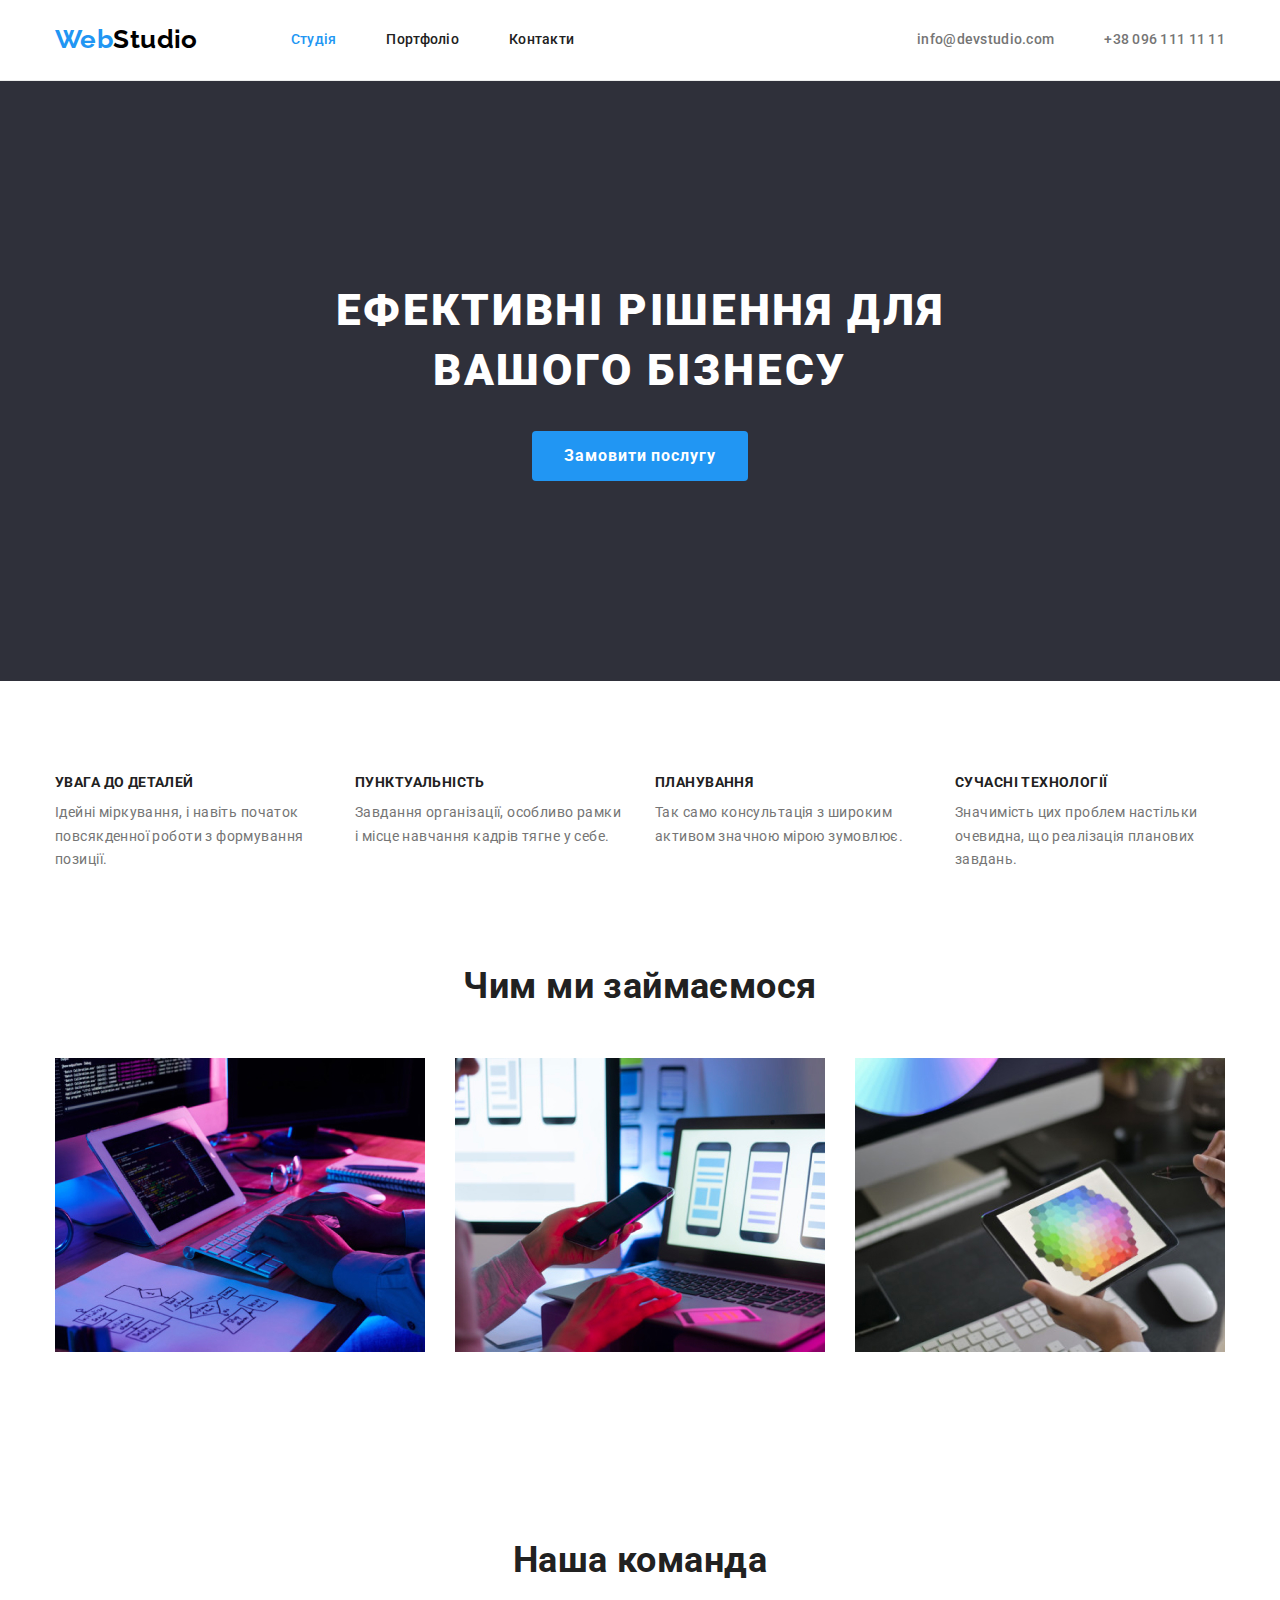
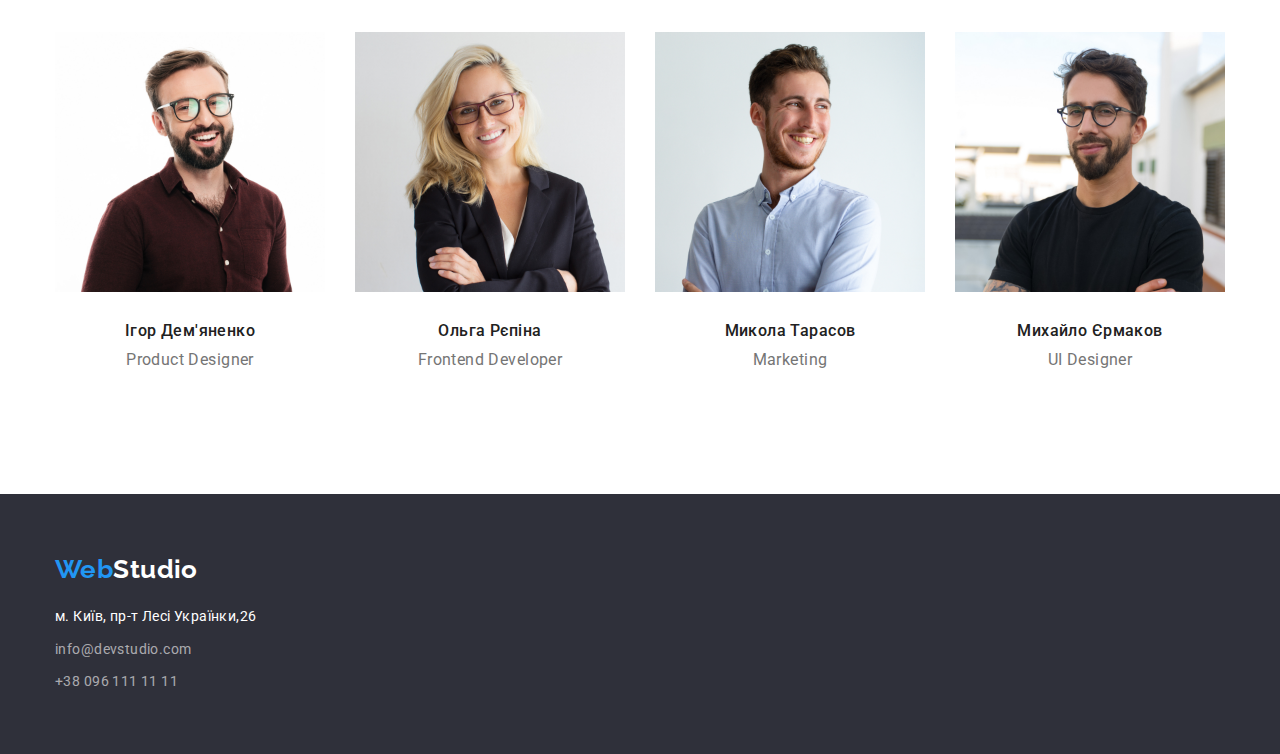
<file: index.html>
<!DOCTYPE html>
<html lang="uk">
<head>
    <meta charset="UTF-8">
    <meta http-equiv="X-UA-Compatible" content="IE=edge">
    <meta name="viewport" content="width=device-width, initial-scale=1.0">
    <title>hw-03</title>
    <link rel="preconnect" href="https://fonts.googleapis.com">
    <link rel="preconnect" href="https://fonts.gstatic.com" crossorigin>
    <link href="https://fonts.googleapis.com/css2?family=Raleway:wght@700&family=Roboto:wght@400;500;700;900&display=swap"
        rel="stylesheet">
    <link rel="stylesheet" href="https://cdnjs.cloudflare.com/ajax/libs/modern-normalize/1.1.0/modern-normalize.min.css">
    <link rel="stylesheet" href="./css/styles.css">
</head>
<body> 
    <!-- heder--> 
    <header class="header">
        <div class="header-box conteiner">
            <a href="..." class="logo logo-height link"><span class="logo-blue">Web</span><span class="logo-black">Studio</span></a>
            
            <nav>
                <ul class="nav list">
                    <li class="item"><a href="." class="link current link-header">Студія</a></li>
                    <li class="item"><a href="./portfolio.html" class="link link-header">Портфоліо</a></li>
                    <li class="item"><a href="..." class="link link-header">Контакти</a></li>
                </ul>
            </nav>
            
            <ul class="contakt list">
                <li class="contakt-item"><a href="info@devstudio.com" class="heder-contact link-header link">info@devstudio.com</a></li>
                <li class="contakt-item"><a href="tel:to+380961111111" class="heder-contact link-header link">+38 096 111 11 11</a></li>
            </ul>
        </div>  
    </header>
    <!--унікальний контент-->
    <main>
        <!-- hero -->
        <section class="hero section ">
           <div class="hiero-box conteiner">
             <h1 class="hero-title">Ефективні рішення для вашого бізнесу</h1>
            <button class="button">Замовити послугу</button>
           </div>
        </section>
        <!-- section -->
                <section class="section">
                    <div class="conteiner">
                        <h2 class="visually-hidden ">Критерії</h2>
                     <ul class="list box">
                        <li class="section-item">
                            <h3 class="section-title">УВАГА ДО ДЕТАЛЕЙ</h3>
                            <p class="section-text">Ідейні міркування, і навіть початок повсякденної роботи з формування позиції.
                            </p>
                        </li>
                        <li class="section-item">
                            <h3 class="section-title">ПУНКТУАЛЬНІСТЬ</h3>
                            <p class="section-text">Завдання організації, особливо рамки і місце навчання кадрів тягне у себе.</p>
                        </li>
                        <li class="section-item">
                            <h3 class="section-title">ПЛАНУВАННЯ</h3>
                            <p class="section-text">Так само консультація з широким активом значною мірою зумовлює.</p>
                        </li>
                        <li class="section-item">
                            <h3 class="section-title">СУЧАСНІ ТЕХНОЛОГІЇ</h3>
                            <p class="section-text">Значимість цих проблем настільки очевидна, що реалізація планових завдань.</p>
                        </li>
                    </ul>
                </div>
                </section>
        <!-- work -->
        <section class="section work-padding">
            <div class="conteiner">
                <h2 class="work-title">Чим ми займаємося</h2>
                <ul class="list work-box">
                    <li class="work-item"><img src="images/box1.jpg" width="370" alt="праця за комп'ютером"></li>
                    <li class="work-item"><img src="images/img.jpg" width="370"
                            alt="робота за комп'ютером людина тримає в руках телефон і сидить за комп'ютером"></li>
                    <li class="work-item"><img src="images/img(1).jpg" width="370" alt="планшет в руках"></li>
                </ul>
            </div>
        </section>
        <!-- team -->
        <section class="section team">
            <div class="conteiner">
                <h2 class="team-title">Наша команда</h2>
                <ul class="list team-box">
                    <li class="team-item">
                        <img src="images/img3.jpg" width="270" alt="чоловік у коричневій сорочці">
                        <div class="team-list">
                            <h3 class="subtitle-team">Ігор Дем'яненко</h3>
                            <p class="subtitle-text">Product Designer</p>
                        </div>
                    </li>
                
                    <li class="team-item">
                        <img src="images/4.jpg" width="270" alt="усміхнена жінка в блакитній куртці">
                        <div class="team-list">
                            <h3 class="subtitle-team">Ольга Рєпіна</h3>
                            <p class="subtitle-text">Frontend Developer</p>
                        </div>
                    </li>
                    <li class="team-item">
                        <img src="images/5.jpg" width="270" alt="усміхнений чоловік у білій сорочці">
                        <div class="team-list">
                            <h3 class="subtitle-team">Микола Тарасов</h3>
                            <p class="subtitle-text">Marketing</p>
                        </div>
                    </li>
                    <li class="team-item">
                        <img src="images/6.jpg" width="270" alt="чоловік в окулярах і чорній футболці">
                        <div class="team-list">
                            <h3 class="subtitle-team">Михайло Єрмаков</h3>
                            <p class="subtitle-text">UI Designer</p>
                        </div>
                    </li>
                </ul>
            </div>
        </section>
    </main>
    <!--футер -->
  
    <footer class="footer footer-box">
        <div class="conteiner">
        <a href="..." class="logo logo-footer link"><span class="logo-blue">Web</span><span class="logo-white">Studio</span></a>
        <address class="address footer">
            <ul class="footer-list list">
                <li class="footer-items"><a href="м.Київ,пр-тЛесіУкраїнки,26" class="footer link">м. Київ, пр-т Лесі Українки,26</a></li>
                <li class="footer-items"><a href="info@devstudio.com" class="contact-footer link">info@devstudio.com</a></li>
                <li class="tel"><a href="tel:to+380961111111" class="contact-footer link">+38 096 111 11 11</a></li>
            </ul>
        </address>
        <!-- <ul class="list">
                <li><a href="" aria-label="посилання на facebook" class="link">facebook</a></li>
                <li><a href="" aria-label="посилання на twitter" class="link">twitter</a></li>
                <li><a href="" aria-label="посилання на instagram" class="link">instagram</a></li>
                <li><a href="" aria-label=" посилання на linkedin" class="link">linkedin</a></li>
        
            </ul> -->
            </div>
    </footer>
   

</body>
</html>
</file>
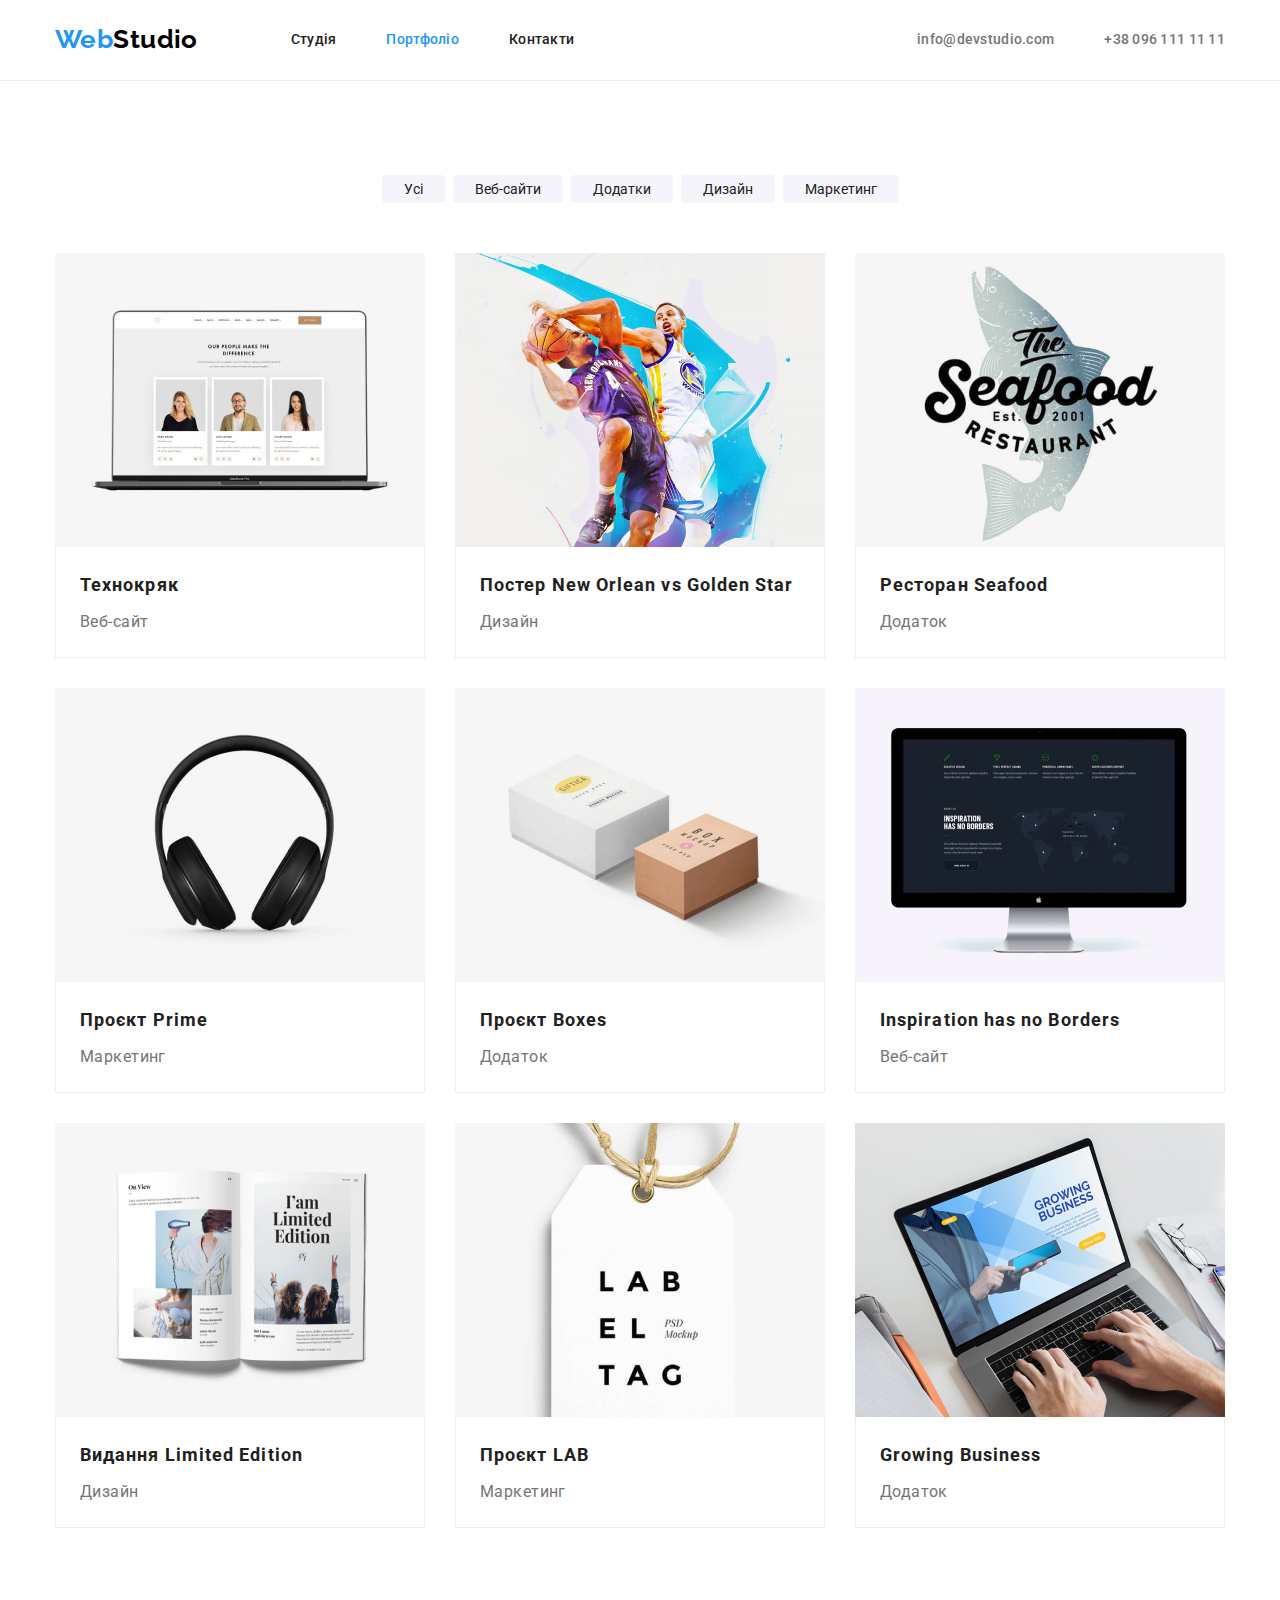
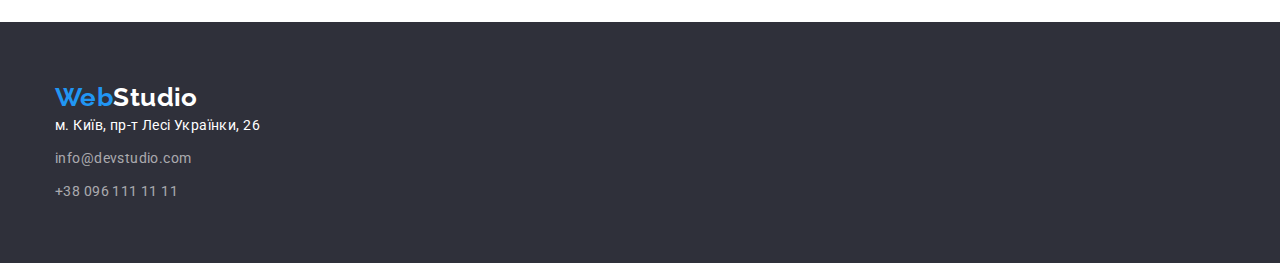
<file: portfolio.html>
<!DOCTYPE html>
<html lang="uk">

<head>
    <meta charset="UTF-8">
    <meta http-equiv="X-UA-Compatible" content="IE=edge">
    <meta name="viewport" content="width=device-width, initial-scale=1.0">
    <title>hw-03</title>
    <link rel="preconnect" href="https://fonts.googleapis.com">
    <link rel="preconnect" href="https://fonts.gstatic.com" crossorigin>
    <link href="https://fonts.googleapis.com/css2?family=Raleway:wght@700&family=Roboto:wght@400;500;700;900&display=swap"
        rel="stylesheet">
    <link rel="stylesheet" href="https://cdnjs.cloudflare.com/ajax/libs/modern-normalize/1.1.0/modern-normalize.min.css">
    <link rel="stylesheet" href="./css/styles.css">
</head>

<body>
    <!-- шапка-->
        <header class="header">
           <div class="header-box conteiner">
            <a href="..." class="logo logo-height link"><span class="logo-blue">Web</span><span class="logo-black">Studio</span></a>
            <nav>
                <ul class="nav list">
                    <li class="item"><a href="./index.html" class="link link-header">Студія</a></li>
                    <li class="item"><a href="./portfolio.html" class="link current link-header">Портфоліо</a></li>
                    <li class="item"><a href="..." class="link link-header">Контакти</a></li>
                </ul>
            </nav>
        <ul class="contakt list">
            <li class="contakt-item"><a href="info@devstudio.com" class="heder-contact link-header link">info@devstudio.com</a></li>
            <li class="contakt-item"><a href="tel:to+380961111111" class="heder-contact link-header link">+38 096 111 11 11</a></li>
        </ul>
           </div>
        </header>
    <!--унікальний контент-->
    <main>
       <section class="section">
        <h1 class="visually-hidden ">
            фільтер
        </h1>
       <div class="conteiner">
        <ul class="list button-box">
            <li class="button-item"><button class="button-secondary">Усі</button></li>
            <li class="button-item"><button class="button-secondary">Веб-сайти</button></li>
            <li class="button-item"><button class="button-secondary">Додатки</button></li>
            <li class="button-item"><button class="button-secondary">Дизайн</button></li>
            <li class="button-item"><button class="button-secondary">Маркетинг</button></li>
        </ul>
       </div>
        <div class="conteiner">
            <h2 class="visually-hidden ">галарея робіт</h2>
            <ul class="list gallery">
                <li class="gallery-item">
                    <img src="./images/a.jpg" width="370" alt="ноутбук з відображенням інтернет сторінки">
                    <div class="gallery-box">
                        <h3 class="title">Технокряк</h3>
                        <p class="gallery-text">Веб-сайт</p>
                    </div>
            
                </li>
                <li class="gallery-item"><img src="./images/img-b.jpg" width="370" alt="два баскетболіста в боротьбі за м'яч">
                    <div class="gallery-box">
                        <h3 class="title">Постер New Orlean vs Golden Star</h3>
                        <p class="gallery-text">Дизайн</p>
                    </div>
            
                </li>
            
                <li class="gallery-item"><img src="./images/img-c.jpg" width="370" alt="зображення з рибою ">
                    <div class="gallery-box">
                        <h3 class="title">Ресторан Seafood</h3>
                        <p class="gallery-text">Додаток</p>
                    </div>
            
                </li>
                <li class="gallery-item"> <img src="./images/img-d.jpg" width="370" alt="слухавки">
                    <div class="gallery-box">
                        <h3 class="title">Проєкт Prime</h3>
                        <p class="gallery-text">Маркетинг</p>
                    </div>
            
                </li>
                <li class="gallery-item"><img src="./images/img-f.jpg" width="370" alt="дві коробки">
                    <div class="gallery-box">
                        <h3 class="title">Проєкт Boxes</h3>
                        <p class="gallery-text">Додаток</p>
                    </div>
            
                </li>
                <li class="gallery-item"><img src="./images/img-i.jpg" width="370" alt="монітор">
                    <div class="gallery-box">
                        <h3 class="title">Inspiration has no Borders</h3>
                        <p class="gallery-text">Веб-сайт</p>
                    </div>
            
                </li>
                <li class="gallery-item"><img src="./images/img-g.jpg" width="370" alt="розгорнута книга з контекстом">
                    <div class="gallery-box">
                        <h3 class="title">Видання Limited Edition</h3>
                        <p class="gallery-text">Дизайн</p>
                    </div>
            
                </li>
                <li class="gallery-item"><img src="./images/img-j.jpg" width="370" alt="бірка з написом">
                    <div class="gallery-box">
                        <h3 class="title">Проєкт LAB</h3>
                        <p class="gallery-text">Маркетинг</p>
                    </div>
            
                </li>
                <li class="gallery-item"><img src="./images/img-k.jpg" width="370" alt="ноутбук з розміщеними на клавіатурі руками">
                    <div class="gallery-box">
                        <h3 class="title">Growing Business</h3>
                        <p class="gallery-text">Додаток</p>
                    </div>
            
                </li>
            </ul>
        </div>
       
       </section>
    </main>
    <!--футер -->
    <footer class="footer footer-box">
        <div class="conteiner">
            <a href="..." class="logo link"><span class="logo-blue">Web</span><span class="logo-white">Studio</span></a>
            <address class="address footer">
                <div class="addres-box">
                    <ul class="footer-list list">
                        <li class="footer-items"><a href="м.Київ,пр-тЛесіУкраїнки,26" class="footer link">м. Київ, пр-т Лесі Українки, 26</a></li>
                        <li class="footer-items"><a href="info@devstudio.com" class="contact-footer link">info@devstudio.com</a>
                        </li>
                        <li class="tel"><a href="tel:to+380961111111" class="contact-footer link">+38 096 111 11 11</a></li>
                    </ul>
                </div>
            </address>
            <!-- <ul class="list">
                    <li><a href="" aria-label="посилання на facebook" class="link">facebook</a></li>
                    <li><a href="" aria-label="посилання на twitter" class="link">twitter</a></li>
                    <li><a href="" aria-label="посилання на instagram" class="link">instagram</a></li>
                    <li><a href="" aria-label=" посилання на linkedin" class="link">linkedin</a></li>
            
                </ul> -->
        </div>
    </footer>
    </body>
    
    </html>
</file>
<file: css/styles.css>
:root{
    --pramary-text-color: #212121;
    --secondary-text-color:#757575;
    --accent-text-color:#2196F3;
    --white-text-color:#FFFFFF;
    --web-info-color: rgba(255, 255, 255, 0.6);
    --logo-text-color: #000000;
    --hero-background-color:#2F303A;
    --button-background: #F5F4FA;
}

.list {
    list-style: none;
    
}
.link{
   text-decoration: none;}

   h1,h2,h3,p,ul{
    margin-bottom: 0;
    margin-top: 0;
    padding-left: 0px;
   }

   img {
       display: block;
       max-width: 100%;
       height: auto;
   }
  

/* основний колір #212121; */
/* другорядний колір  #757575; */
/* акцент #2196F3; */
/* білий #FFFFFF; */
body{
    font-size: 14px;
    letter-spacing: 0.03em;
    font-family: Roboto, sans-serif;

    background: var(--white-text-color); 
    color: var(--pramary-text-color);

}

/* logo */

.logo-box{
    display: flex;
}

.logo-height{
    display: block;

    padding-top: 24px;
    padding-bottom: 25px;
}

.logo{
    margin-right: 93px;

    font-family: 'Raleway',sans-serif;
    font-weight: 700;
    font-size: 26px;
    line-height: 1.19;
}

.logo-footer{
    display: inline-block;

    margin-right: 0;
    margin-bottom: 20px;

}

.logo-blue{
    color: var(--accent-text-color);

}

.logo-black{

        color:var(--logo-text-color)
}
.logo-white{
        display: inline-block;
        color: var(--white-text-color);
    
}


/* nav */



.nav{
        display: flex;    

        font-weight: 500;
        font-size: 14px;
        line-height: 1.14;
        letter-spacing: 0.02em;
} 

.nav .item:not(:last-child){
        margin-right: 50px;
}

.nav .link.current{
        color: var(--accent-text-color)
}
.link{
    
        color: var(--pramary-text-color);

}

.link-header{
    display: block;
    padding-top: 32px;
    padding-bottom: 32px;
}

.link:hover,
.link:focus{
        color: var(--accent-text-color);
}
/*heder*/
.header{
        border-bottom: 1px solid #ECECEC
}

.header-box{
    align-items: center;
    display: flex;
}

.contakt{
    
margin-left: auto;
    display: flex;

}
.contakt-item:not(:last-child){
    margin-right: 50px;
}

.heder-contact{
    
       
        font-weight: 500;
        font-size: 14px;
        line-height: 1.14;
        letter-spacing: 0.02em;

        color: var(--secondary-text-color);

}

.heder-contact:not(:last-child){
    margin-right: 50px;
}

.heder-contact:hover,
.heder-contact:focus{
        color: var(--accent-text-color);
}

/* section */



.section {
        padding-top: 94px;
        padding-bottom: 94px;
}

/* section-hero */

.hero {
        padding-top: 200px;
        padding-bottom: 200px;
        text-align: center;

        background: var(--hero-background-color);
}

.hero-title{
        margin-bottom: 30px;
        max-width: 696px;
        margin-left: auto;
        margin-right: auto;

        font-weight: 900;
        font-size: 44px;
        line-height: 1.36;
        letter-spacing: 0.06em;
        
        text-transform: uppercase;
    color: var(--white-text-color);
    
}

.button {
        display: inline-block;
        min-width: 216px;
        height: 50px;
        border: 0px;
        border-radius: 4px;
        padding: 10px 32px;
        text-align: center;

        cursor: pointer;
        font-family: inherit;
        font-weight: 700;
        font-size: 16px;
        line-height: 1.87;
        letter-spacing: 0.06em;

        color: var(--white-text-color);
        background-color: var(--accent-text-color);
    
}

/* section */



.section-item{
    width: 270px;
}

.section-item:not(:last-child){
    margin-right: 30px;
}

.box{
   display: flex;
}


.visually-hidden{
        position: absolute;
        white-space: nowrap;
        width: 1px;
        height: 1px;
        overflow: hidden;
        border: 0;
        padding: 0;
        clip: rect(0 0 0 0);
        clip-path: inset(50%);
        margin: -1px;
}

.section-title{
        margin-bottom: 10px;

        font-weight: 700;
        font-size: 14px;
        line-height: 1.14;
        text-transform: uppercase;
       
}

.section-text{
        font-size: 14px;
        line-height: 1.71;

        color: var(--secondary-text-color);
}

/* work */

.work-padding{
        padding-top: 0;
}

.work-item:not(:last-child){
    margin-right: 30px;
}

.work-box{   
    display: flex;
}

.work-title{
        margin-bottom: 50px;
       
        font-weight: 700;
        font-size: 36px;
        line-height: 1.16;
        text-align: center;
        
       
}
/* team */

.team-item:not(:last-child){
    margin-right: 30px;
}



.team-box{
    display: flex;
}

.team-list{
    
    padding-top: 30px;
    padding-bottom: 30px;
    text-align: center;
}

.team-title{
        margin-bottom: 50px;
        
        font-weight: 700;
        font-size: 36px;
        line-height: 1.16;
        text-align: center;
    
   
}
.subtitle-team{
        font-weight: 500;
        font-size: 16px;
        line-height: 1.18;
        text-align: center;
        margin-bottom: 10px;
}
.subtitle-text{
        font-size: 16px;
        line-height: 1.18;
        text-align: center;

        color: var(--secondary-text-color);
}

/* footer */

.footer {
       
        font-size: 14px;
        line-height: 1.71;

        color: var(--white-text-color);
        background-color: var(--hero-background-color);
}

.footer-box{
        padding-top: 60px;
        padding-bottom: 60px;
}

.footer-items {
        display: block;
        margin-bottom: 9px;

}
.tel{
        display: inline-block;


}

 


.contact-footer{
        font-size: 14px;
        line-height: 1.71;
        color: var(--web-info-color);
}

 .contact-footer:hover,
 .contact-footer:focus{
        color: var(--accent-text-color);
 }

.address{
        font-style: normal;
}


            /* portfolio */
.title{
        font-weight: 700;
        font-size: 18px;
        line-height: 2.0;
        letter-spacing: 0.06em;
        margin-bottom: 4px;
    }

.gallery-item{
    width: calc((100% - 2 * 30px)/3);
    margin-right: 30px;
    margin-bottom: 30px;
}

.gallery-item:nth-child(3n){
    margin-right: 0;
} 

.gallery-item:nth-child(n+7){
        margin-bottom: 0;
}

.gallery-box{
    border-left: 1px solid #EEEEEE;
    border-right: 1px solid #EEEEEE;
    border-bottom: 1px solid #EEEEEE;
    padding: 20px 24px;
}
 

.gallery{
    display: flex;
    flex-wrap: wrap;
}
.gallery-text{
        font-size: 16px;
        line-height: 1.87;
        color: var(--secondary-text-color)
}

/* button */

.button-box{
    justify-content: center;
    margin-bottom: 50px;
    display: flex;
}

.button-item:not(:last-child){
    margin-right: 8px;
}

.button:hover,:focus{
        color: var(--accent-text-color);
    
}


.button-secondary{
        margin: 0;
        border: 0;
        padding: 6px 22px;
        display: inline-block;
        border-radius: 4px;

        color: var(--pramary-text-color);
        background: var(--button-background);
    
}   


.button-secondary:hover{
        color: var(--white-text-color);
        background-color: var(--accent-text-color);
}
.button-secondary:focus{
        color: var(--accent-text-color);
}

.conteiner{
        width: 1200px;
        padding-left: 15px;
        padding-right: 15px;
        margin: 0 auto ;
}
</file>
